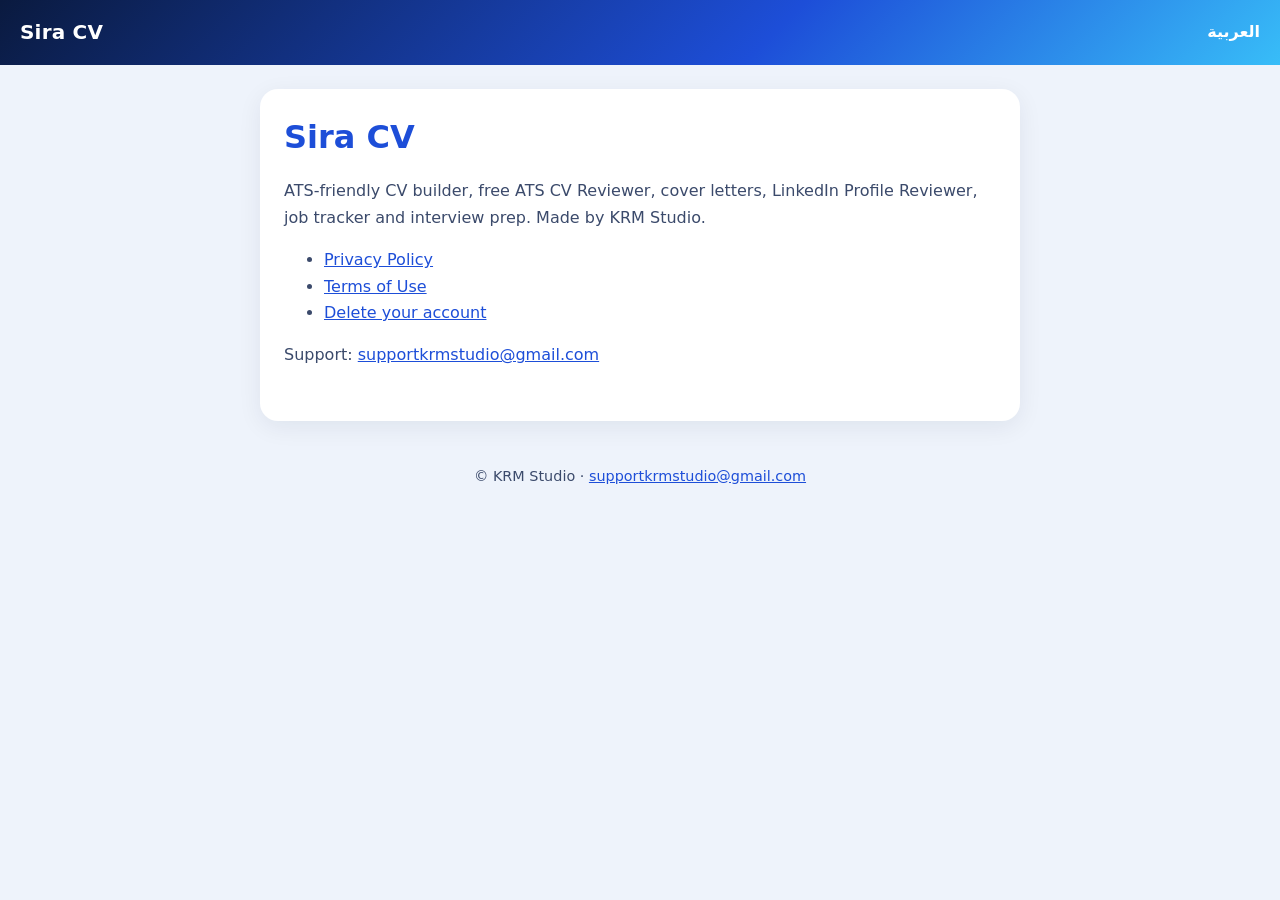
<file: index.html>
<!doctype html>
<html lang="en" dir="ltr">
<head>
<meta charset="utf-8">
<meta name="viewport" content="width=device-width, initial-scale=1">
<title>Sira CV · Sira CV</title>
<link rel="stylesheet" href="style.css">
</head>
<body>
<header><a class="brand" href="index.html">Sira CV</a><a class="lang" href="index-ar.html">العربية</a></header>
<main>
<h1>Sira CV</h1>
<p>ATS-friendly CV builder, free ATS CV Reviewer, cover letters, LinkedIn Profile Reviewer, job tracker and interview prep. Made by KRM Studio.</p>
<ul>
<li><a href="privacy.html">Privacy Policy</a></li>
<li><a href="terms.html">Terms of Use</a></li>
<li><a href="delete-account.html">Delete your account</a></li>
</ul>
<p>Support: <a href="mailto:supportkrmstudio@gmail.com">supportkrmstudio@gmail.com</a></p>
</main>
<footer>© KRM Studio · <a href="mailto:supportkrmstudio@gmail.com">supportkrmstudio@gmail.com</a></footer>
</body>
</html>
</file>
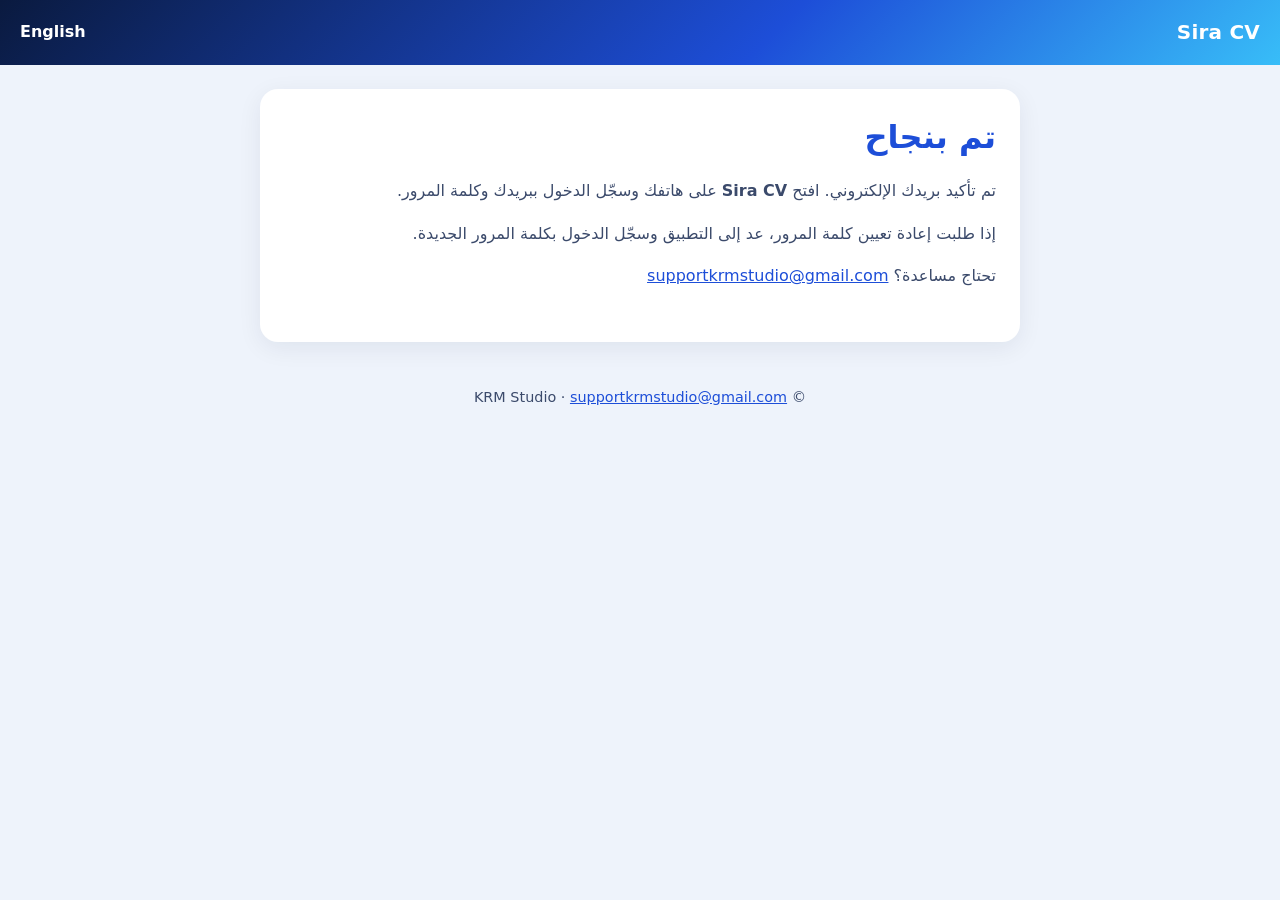
<file: confirmed-ar.html>
<!doctype html>
<html lang="ar" dir="rtl">
<head>
<meta charset="utf-8">
<meta name="viewport" content="width=device-width, initial-scale=1">
<title>تم تأكيد البريد · Sira CV</title>
<link rel="stylesheet" href="style.css">
</head>
<body>
<header><a class="brand" href="index-ar.html">Sira CV</a><a class="lang" href="confirmed.html">English</a></header>
<main>
<h1>تم بنجاح</h1>
<p>تم تأكيد بريدك الإلكتروني. افتح <b>Sira CV</b> على هاتفك وسجّل الدخول ببريدك وكلمة المرور.</p>
<p>إذا طلبت إعادة تعيين كلمة المرور، عد إلى التطبيق وسجّل الدخول بكلمة المرور الجديدة.</p>
<p>تحتاج مساعدة؟ <a href="mailto:supportkrmstudio@gmail.com">supportkrmstudio@gmail.com</a></p>
</main>
<footer>© KRM Studio · <a href="mailto:supportkrmstudio@gmail.com">supportkrmstudio@gmail.com</a></footer>
</body>
</html>
</file>
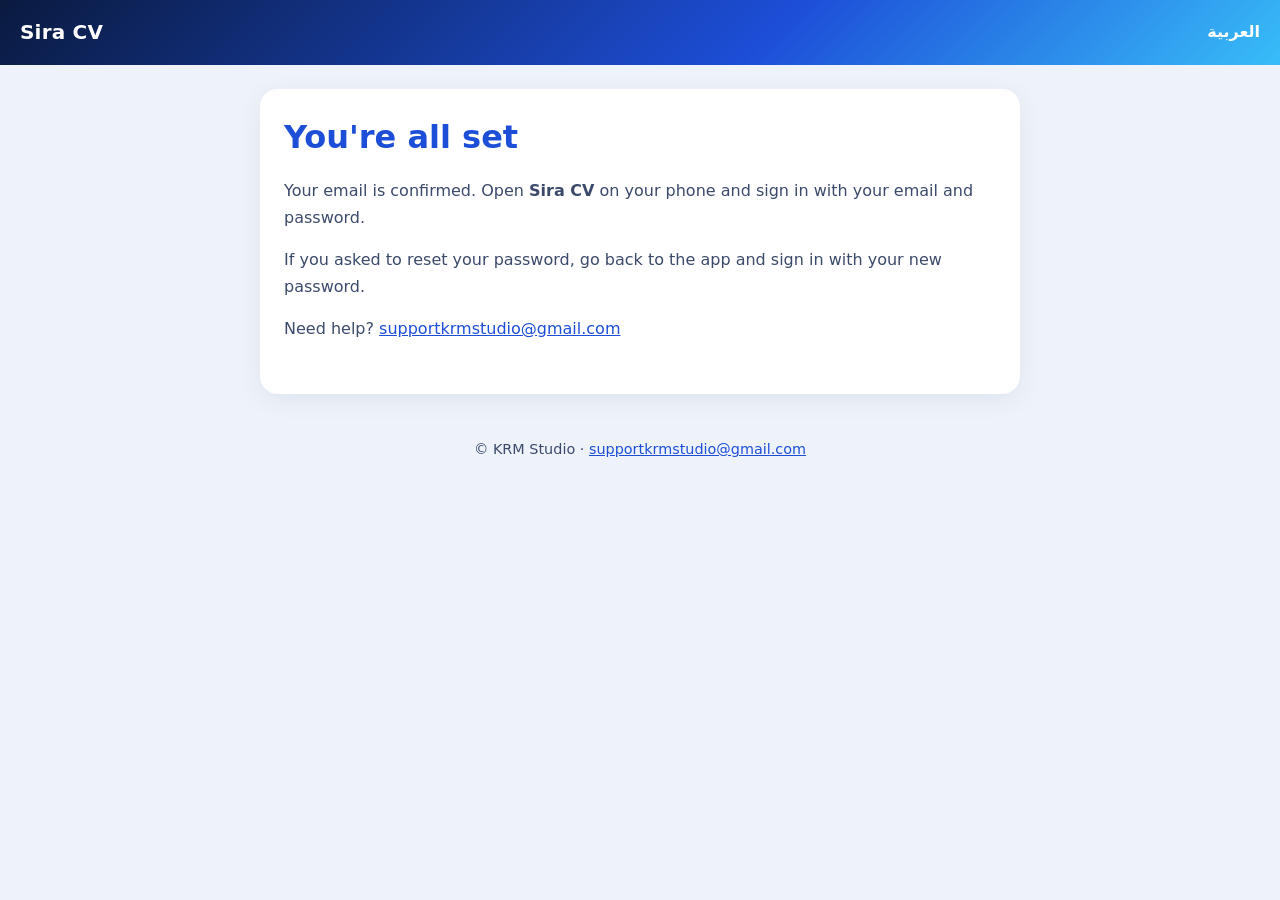
<file: confirmed.html>
<!doctype html>
<html lang="en" dir="ltr">
<head>
<meta charset="utf-8">
<meta name="viewport" content="width=device-width, initial-scale=1">
<title>Email confirmed · Sira CV</title>
<link rel="stylesheet" href="style.css">
</head>
<body>
<header><a class="brand" href="index.html">Sira CV</a><a class="lang" href="confirmed-ar.html">العربية</a></header>
<main>
<h1>You're all set</h1>
<p>Your email is confirmed. Open <b>Sira CV</b> on your phone and sign in with your email and password.</p>
<p>If you asked to reset your password, go back to the app and sign in with your new password.</p>
<p>Need help? <a href="mailto:supportkrmstudio@gmail.com">supportkrmstudio@gmail.com</a></p>
</main>
<footer>© KRM Studio · <a href="mailto:supportkrmstudio@gmail.com">supportkrmstudio@gmail.com</a></footer>
</body>
</html>
</file>
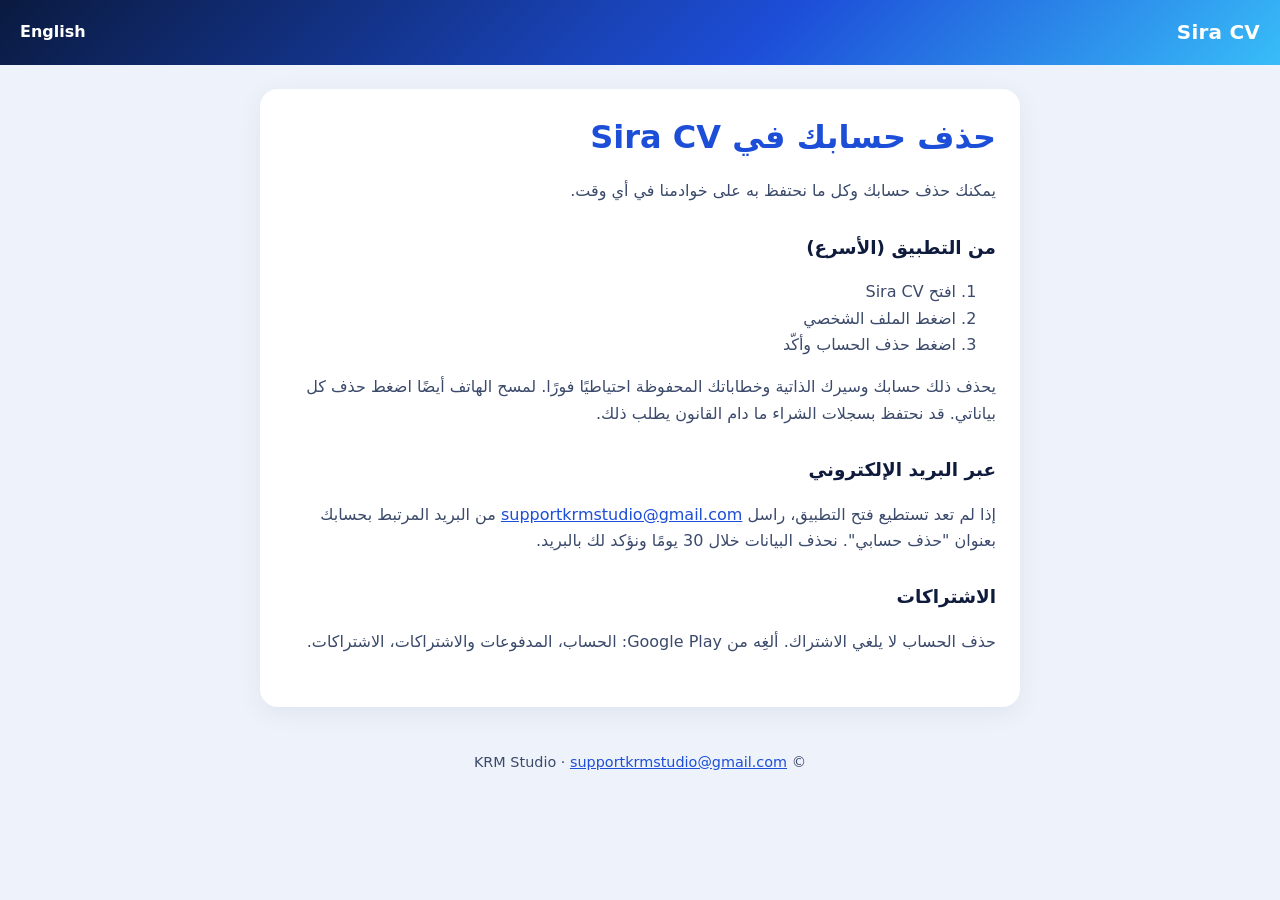
<file: delete-account-ar.html>
<!doctype html>
<html lang="ar" dir="rtl">
<head>
<meta charset="utf-8">
<meta name="viewport" content="width=device-width, initial-scale=1">
<title>حذف الحساب · Sira CV</title>
<link rel="stylesheet" href="style.css">
</head>
<body>
<header><a class="brand" href="index-ar.html">Sira CV</a><a class="lang" href="delete-account.html">English</a></header>
<main>
<h1>حذف حسابك في Sira CV</h1>
<p>يمكنك حذف حسابك وكل ما نحتفظ به على خوادمنا في أي وقت.</p>
<h2>من التطبيق (الأسرع)</h2>
<ol>
<li>افتح Sira CV</li>
<li>اضغط الملف الشخصي</li>
<li>اضغط حذف الحساب وأكّد</li>
</ol>
<p>يحذف ذلك حسابك وسيرك الذاتية وخطاباتك المحفوظة احتياطيًا فورًا. لمسح الهاتف أيضًا اضغط حذف كل بياناتي. قد نحتفظ بسجلات الشراء ما دام القانون يطلب ذلك.</p>
<h2>عبر البريد الإلكتروني</h2>
<p>إذا لم تعد تستطيع فتح التطبيق، راسل <a href="mailto:supportkrmstudio@gmail.com">supportkrmstudio@gmail.com</a> من البريد المرتبط بحسابك بعنوان "حذف حسابي". نحذف البيانات خلال 30 يومًا ونؤكد لك بالبريد.</p>
<h2>الاشتراكات</h2>
<p>حذف الحساب لا يلغي الاشتراك. ألغِه من Google Play: الحساب، المدفوعات والاشتراكات، الاشتراكات.</p>
</main>
<footer>© KRM Studio · <a href="mailto:supportkrmstudio@gmail.com">supportkrmstudio@gmail.com</a></footer>
</body>
</html>
</file>
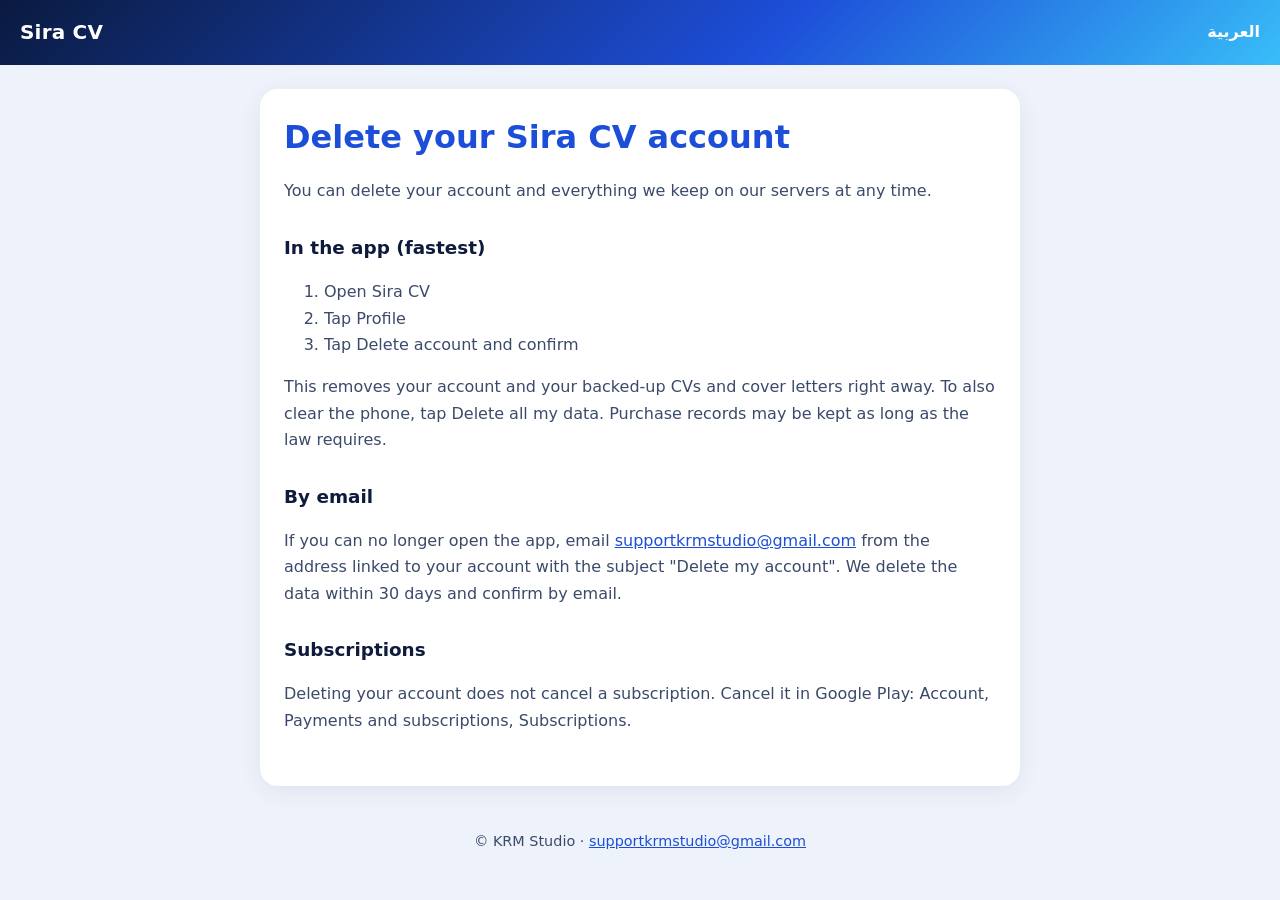
<file: delete-account.html>
<!doctype html>
<html lang="en" dir="ltr">
<head>
<meta charset="utf-8">
<meta name="viewport" content="width=device-width, initial-scale=1">
<title>Delete your account · Sira CV</title>
<link rel="stylesheet" href="style.css">
</head>
<body>
<header><a class="brand" href="index.html">Sira CV</a><a class="lang" href="delete-account-ar.html">العربية</a></header>
<main>
<h1>Delete your Sira CV account</h1>
<p>You can delete your account and everything we keep on our servers at any time.</p>
<h2>In the app (fastest)</h2>
<ol>
<li>Open Sira CV</li>
<li>Tap Profile</li>
<li>Tap Delete account and confirm</li>
</ol>
<p>This removes your account and your backed-up CVs and cover letters right away. To also clear the phone, tap Delete all my data. Purchase records may be kept as long as the law requires.</p>
<h2>By email</h2>
<p>If you can no longer open the app, email <a href="mailto:supportkrmstudio@gmail.com">supportkrmstudio@gmail.com</a> from the address linked to your account with the subject "Delete my account". We delete the data within 30 days and confirm by email.</p>
<h2>Subscriptions</h2>
<p>Deleting your account does not cancel a subscription. Cancel it in Google Play: Account, Payments and subscriptions, Subscriptions.</p>
</main>
<footer>© KRM Studio · <a href="mailto:supportkrmstudio@gmail.com">supportkrmstudio@gmail.com</a></footer>
</body>
</html>
</file>
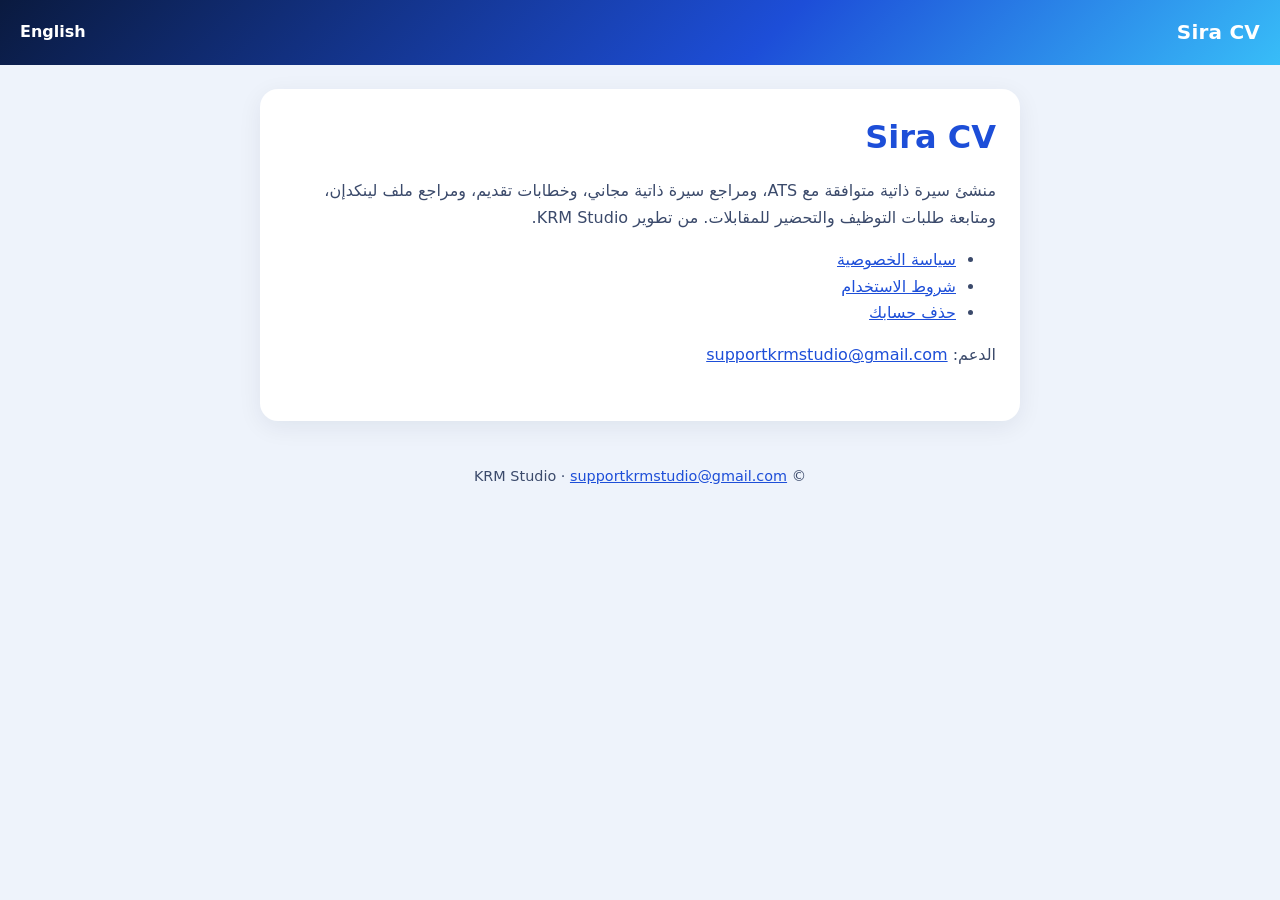
<file: index-ar.html>
<!doctype html>
<html lang="ar" dir="rtl">
<head>
<meta charset="utf-8">
<meta name="viewport" content="width=device-width, initial-scale=1">
<title>Sira CV · Sira CV</title>
<link rel="stylesheet" href="style.css">
</head>
<body>
<header><a class="brand" href="index-ar.html">Sira CV</a><a class="lang" href="index.html">English</a></header>
<main>
<h1>Sira CV</h1>
<p>منشئ سيرة ذاتية متوافقة مع ATS، ومراجع سيرة ذاتية مجاني، وخطابات تقديم، ومراجع ملف لينكدإن، ومتابعة طلبات التوظيف والتحضير للمقابلات. من تطوير KRM Studio.</p>
<ul>
<li><a href="privacy-ar.html">سياسة الخصوصية</a></li>
<li><a href="terms-ar.html">شروط الاستخدام</a></li>
<li><a href="delete-account-ar.html">حذف حسابك</a></li>
</ul>
<p>الدعم: <a href="mailto:supportkrmstudio@gmail.com">supportkrmstudio@gmail.com</a></p>
</main>
<footer>© KRM Studio · <a href="mailto:supportkrmstudio@gmail.com">supportkrmstudio@gmail.com</a></footer>
</body>
</html>
</file>
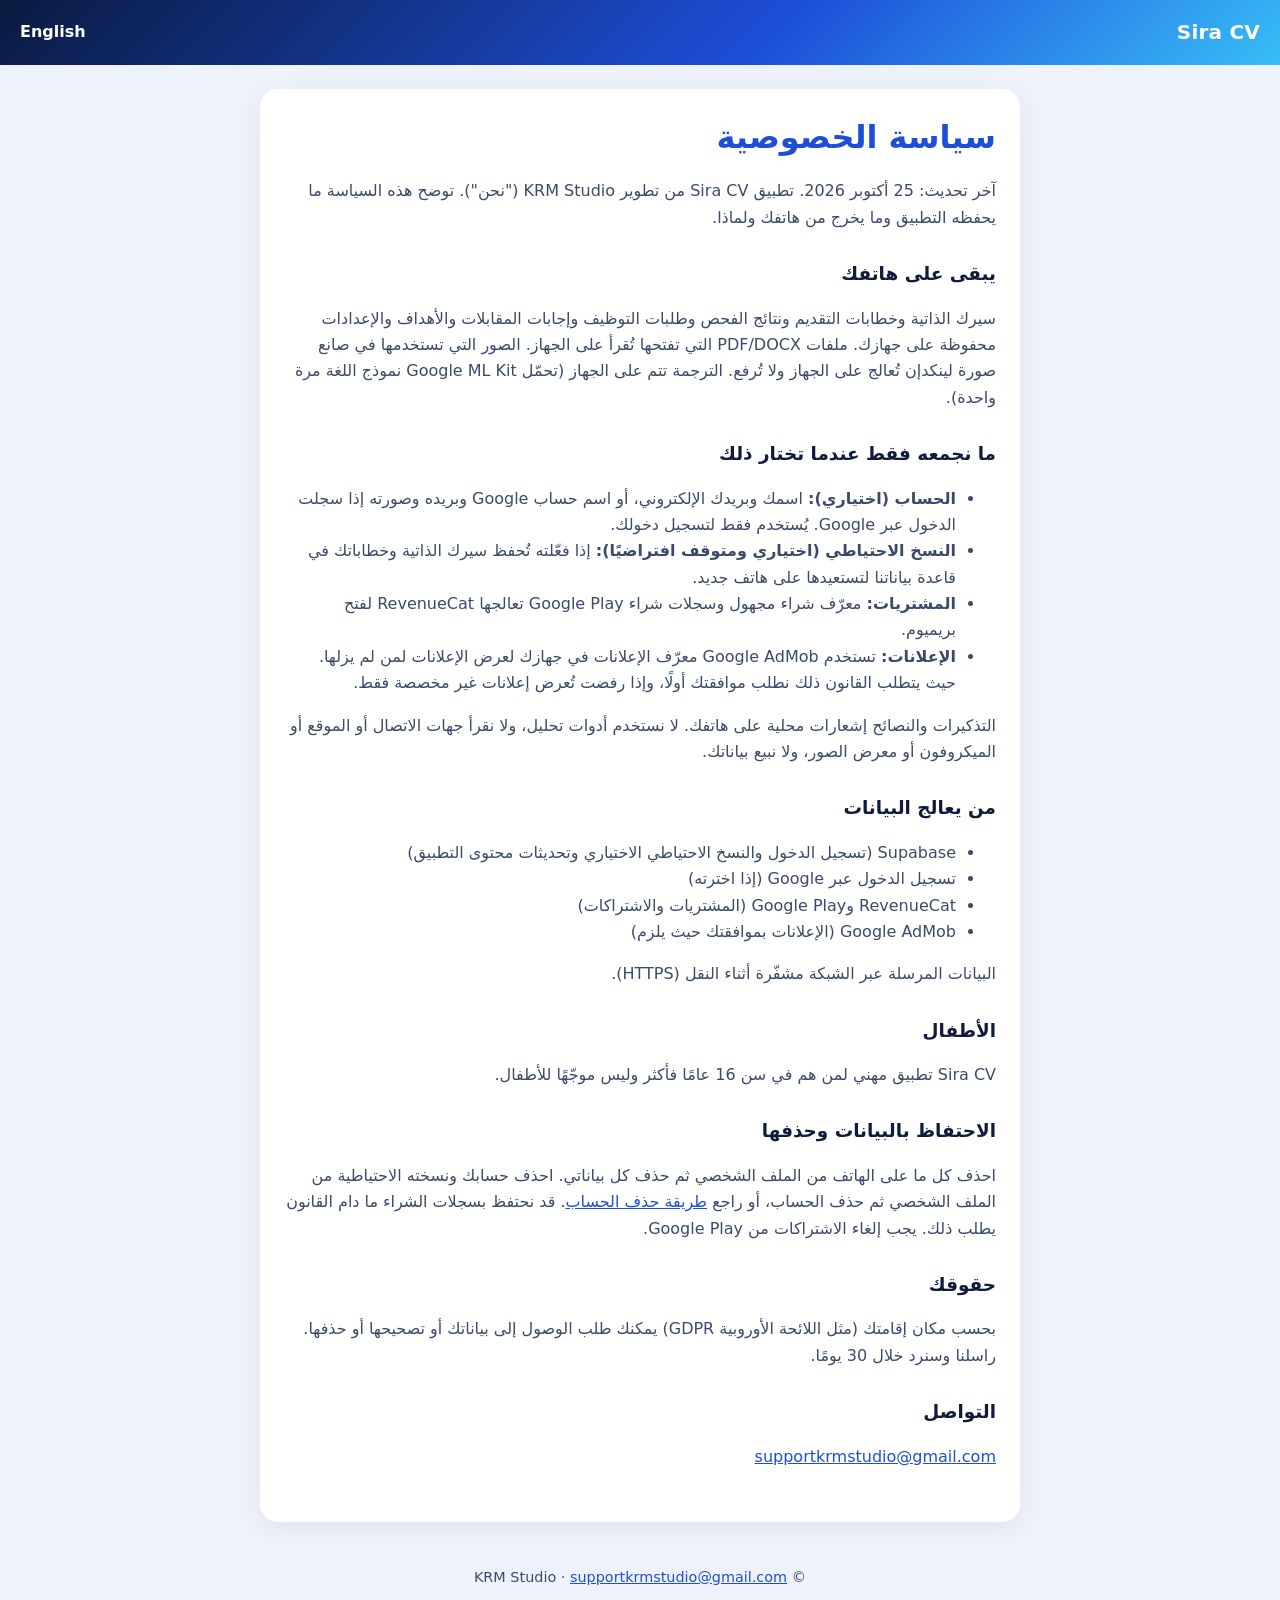
<file: privacy-ar.html>
<!doctype html>
<html lang="ar" dir="rtl">
<head>
<meta charset="utf-8">
<meta name="viewport" content="width=device-width, initial-scale=1">
<title>سياسة الخصوصية · Sira CV</title>
<link rel="stylesheet" href="style.css">
</head>
<body>
<header><a class="brand" href="index-ar.html">Sira CV</a><a class="lang" href="privacy.html">English</a></header>
<main>
<h1>سياسة الخصوصية</h1>
<p>آخر تحديث: 25 أكتوبر 2026. تطبيق Sira CV من تطوير KRM Studio ("نحن"). توضح هذه السياسة ما يحفظه التطبيق وما يخرج من هاتفك ولماذا.</p>
<h2>يبقى على هاتفك</h2>
<p>سيرك الذاتية وخطابات التقديم ونتائج الفحص وطلبات التوظيف وإجابات المقابلات والأهداف والإعدادات محفوظة على جهازك. ملفات PDF/DOCX التي تفتحها تُقرأ على الجهاز. الصور التي تستخدمها في صانع صورة لينكدإن تُعالج على الجهاز ولا تُرفع. الترجمة تتم على الجهاز (تحمّل Google ML Kit نموذج اللغة مرة واحدة).</p>
<h2>ما نجمعه فقط عندما تختار ذلك</h2>
<ul>
<li><b>الحساب (اختياري):</b> اسمك وبريدك الإلكتروني، أو اسم حساب Google وبريده وصورته إذا سجلت الدخول عبر Google. يُستخدم فقط لتسجيل دخولك.</li>
<li><b>النسخ الاحتياطي (اختياري ومتوقف افتراضيًا):</b> إذا فعّلته تُحفظ سيرك الذاتية وخطاباتك في قاعدة بياناتنا لتستعيدها على هاتف جديد.</li>
<li><b>المشتريات:</b> معرّف شراء مجهول وسجلات شراء Google Play تعالجها RevenueCat لفتح بريميوم.</li>
<li><b>الإعلانات:</b> تستخدم Google AdMob معرّف الإعلانات في جهازك لعرض الإعلانات لمن لم يزلها. حيث يتطلب القانون ذلك نطلب موافقتك أولًا، وإذا رفضت تُعرض إعلانات غير مخصصة فقط.</li>
</ul>
<p>التذكيرات والنصائح إشعارات محلية على هاتفك. لا نستخدم أدوات تحليل، ولا نقرأ جهات الاتصال أو الموقع أو الميكروفون أو معرض الصور، ولا نبيع بياناتك.</p>
<h2>من يعالج البيانات</h2>
<ul>
<li>Supabase (تسجيل الدخول والنسخ الاحتياطي الاختياري وتحديثات محتوى التطبيق)</li>
<li>تسجيل الدخول عبر Google (إذا اخترته)</li>
<li>RevenueCat وGoogle Play (المشتريات والاشتراكات)</li>
<li>Google AdMob (الإعلانات بموافقتك حيث يلزم)</li>
</ul>
<p>البيانات المرسلة عبر الشبكة مشفّرة أثناء النقل (HTTPS).</p>
<h2>الأطفال</h2>
<p>Sira CV تطبيق مهني لمن هم في سن 16 عامًا فأكثر وليس موجّهًا للأطفال.</p>
<h2>الاحتفاظ بالبيانات وحذفها</h2>
<p>احذف كل ما على الهاتف من الملف الشخصي ثم حذف كل بياناتي. احذف حسابك ونسخته الاحتياطية من الملف الشخصي ثم حذف الحساب، أو راجع <a href="delete-account-ar.html">طريقة حذف الحساب</a>. قد نحتفظ بسجلات الشراء ما دام القانون يطلب ذلك. يجب إلغاء الاشتراكات من Google Play.</p>
<h2>حقوقك</h2>
<p>بحسب مكان إقامتك (مثل اللائحة الأوروبية GDPR) يمكنك طلب الوصول إلى بياناتك أو تصحيحها أو حذفها. راسلنا وسنرد خلال 30 يومًا.</p>
<h2>التواصل</h2>
<p><a href="mailto:supportkrmstudio@gmail.com">supportkrmstudio@gmail.com</a></p>
</main>
<footer>© KRM Studio · <a href="mailto:supportkrmstudio@gmail.com">supportkrmstudio@gmail.com</a></footer>
</body>
</html>
</file>
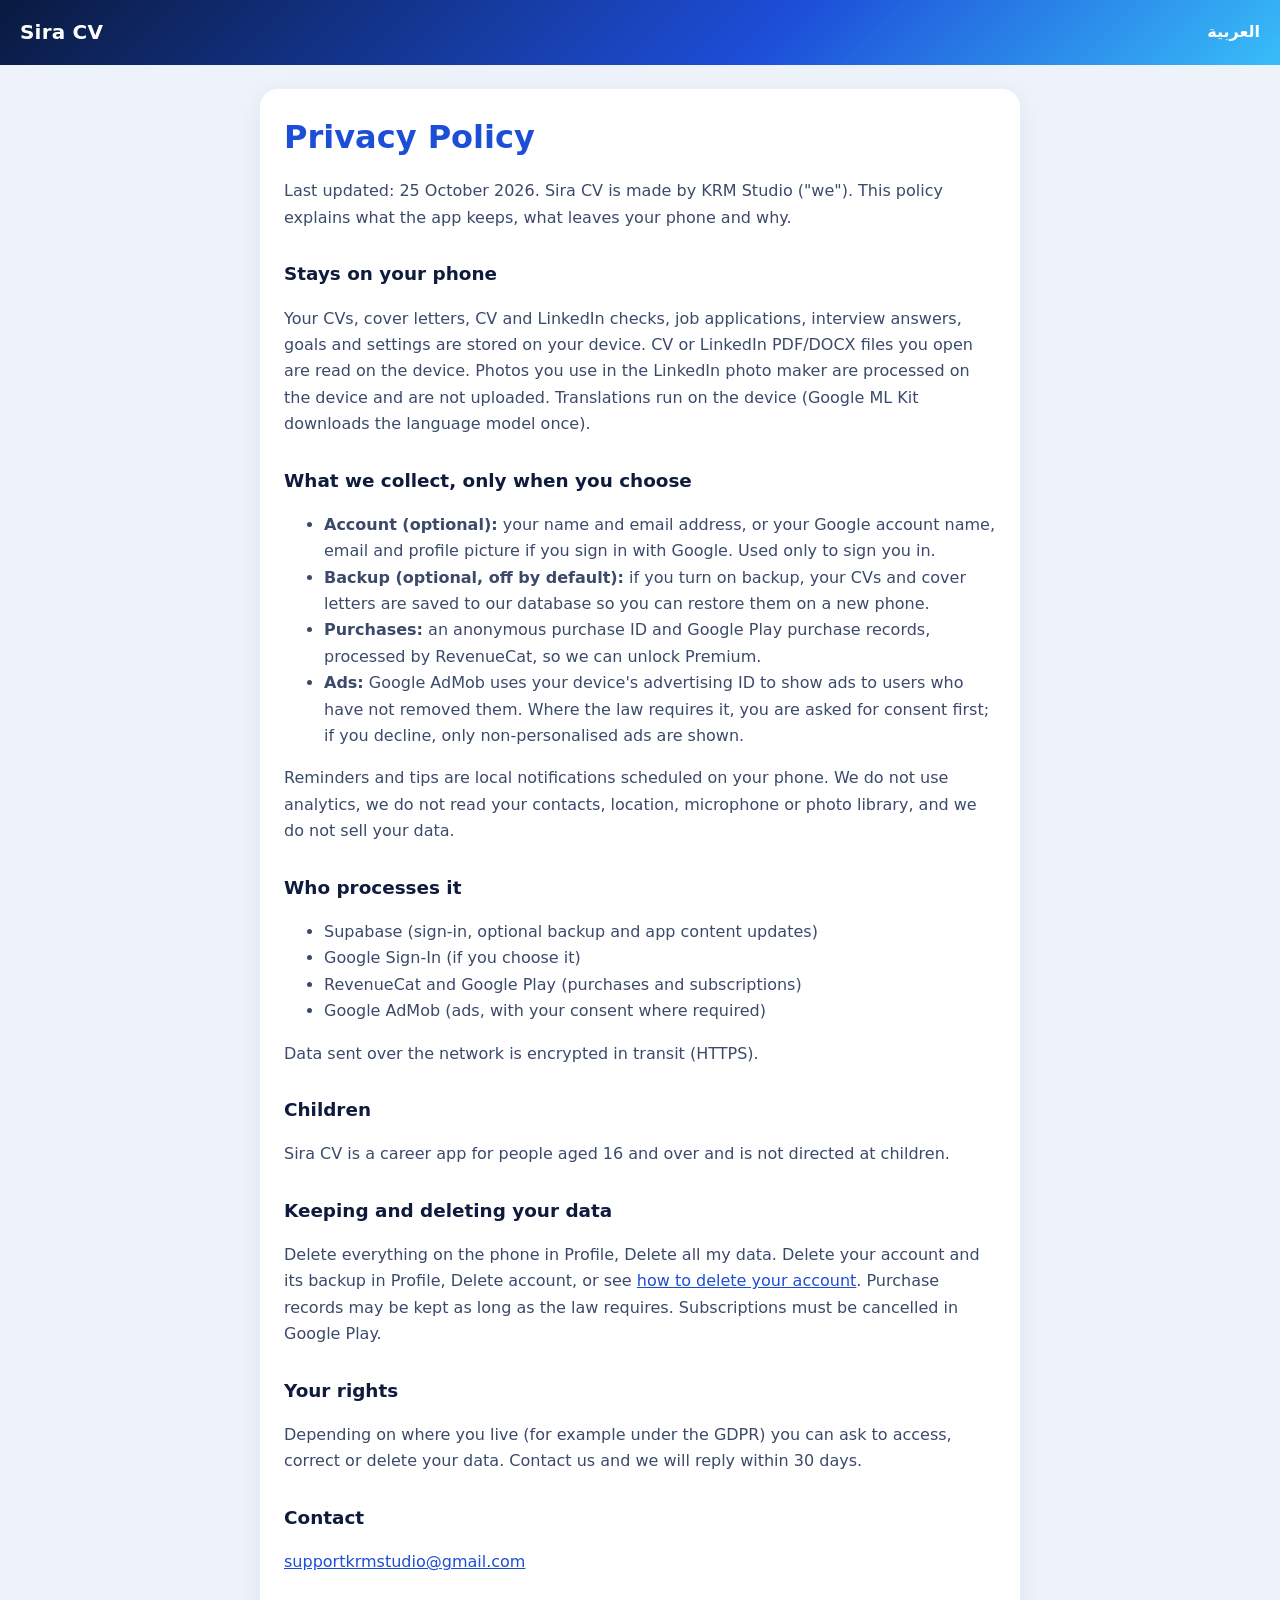
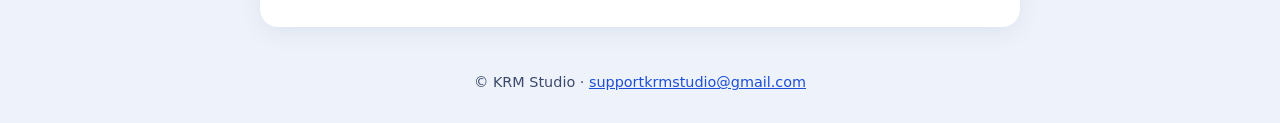
<file: privacy.html>
<!doctype html>
<html lang="en" dir="ltr">
<head>
<meta charset="utf-8">
<meta name="viewport" content="width=device-width, initial-scale=1">
<title>Privacy Policy · Sira CV</title>
<link rel="stylesheet" href="style.css">
</head>
<body>
<header><a class="brand" href="index.html">Sira CV</a><a class="lang" href="privacy-ar.html">العربية</a></header>
<main>
<h1>Privacy Policy</h1>
<p>Last updated: 25 October 2026. Sira CV is made by KRM Studio ("we"). This policy explains what the app keeps, what leaves your phone and why.</p>
<h2>Stays on your phone</h2>
<p>Your CVs, cover letters, CV and LinkedIn checks, job applications, interview answers, goals and settings are stored on your device. CV or LinkedIn PDF/DOCX files you open are read on the device. Photos you use in the LinkedIn photo maker are processed on the device and are not uploaded. Translations run on the device (Google ML Kit downloads the language model once).</p>
<h2>What we collect, only when you choose</h2>
<ul>
<li><b>Account (optional):</b> your name and email address, or your Google account name, email and profile picture if you sign in with Google. Used only to sign you in.</li>
<li><b>Backup (optional, off by default):</b> if you turn on backup, your CVs and cover letters are saved to our database so you can restore them on a new phone.</li>
<li><b>Purchases:</b> an anonymous purchase ID and Google Play purchase records, processed by RevenueCat, so we can unlock Premium.</li>
<li><b>Ads:</b> Google AdMob uses your device's advertising ID to show ads to users who have not removed them. Where the law requires it, you are asked for consent first; if you decline, only non-personalised ads are shown.</li>
</ul>
<p>Reminders and tips are local notifications scheduled on your phone. We do not use analytics, we do not read your contacts, location, microphone or photo library, and we do not sell your data.</p>
<h2>Who processes it</h2>
<ul>
<li>Supabase (sign-in, optional backup and app content updates)</li>
<li>Google Sign-In (if you choose it)</li>
<li>RevenueCat and Google Play (purchases and subscriptions)</li>
<li>Google AdMob (ads, with your consent where required)</li>
</ul>
<p>Data sent over the network is encrypted in transit (HTTPS).</p>
<h2>Children</h2>
<p>Sira CV is a career app for people aged 16 and over and is not directed at children.</p>
<h2>Keeping and deleting your data</h2>
<p>Delete everything on the phone in Profile, Delete all my data. Delete your account and its backup in Profile, Delete account, or see <a href="delete-account.html">how to delete your account</a>. Purchase records may be kept as long as the law requires. Subscriptions must be cancelled in Google Play.</p>
<h2>Your rights</h2>
<p>Depending on where you live (for example under the GDPR) you can ask to access, correct or delete your data. Contact us and we will reply within 30 days.</p>
<h2>Contact</h2>
<p><a href="mailto:supportkrmstudio@gmail.com">supportkrmstudio@gmail.com</a></p>
</main>
<footer>© KRM Studio · <a href="mailto:supportkrmstudio@gmail.com">supportkrmstudio@gmail.com</a></footer>
</body>
</html>
</file>
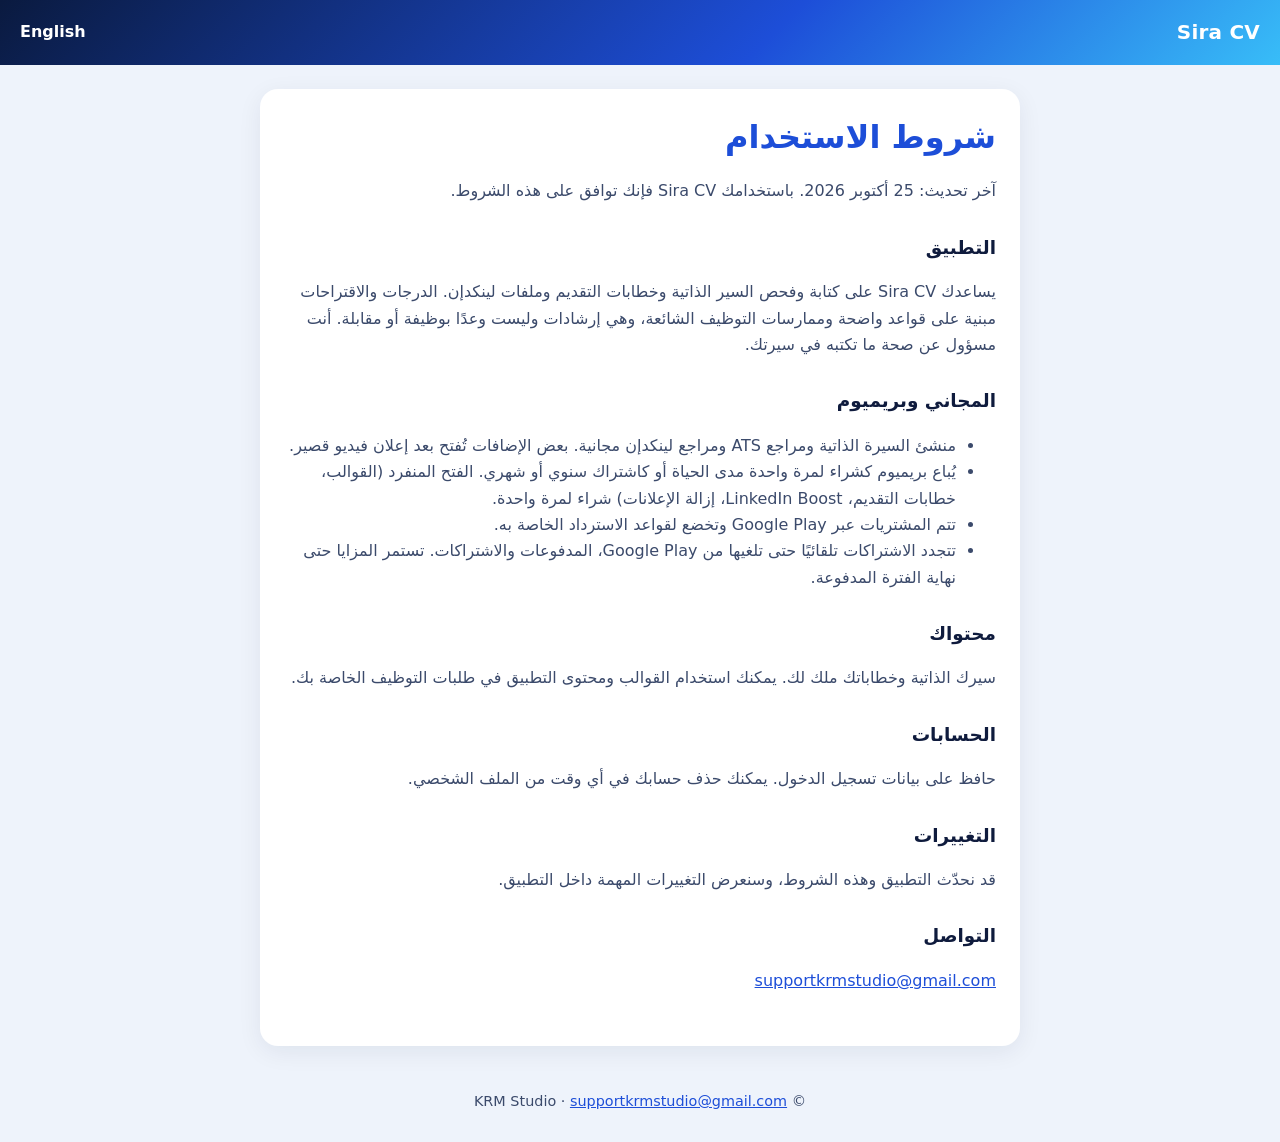
<file: terms-ar.html>
<!doctype html>
<html lang="ar" dir="rtl">
<head>
<meta charset="utf-8">
<meta name="viewport" content="width=device-width, initial-scale=1">
<title>شروط الاستخدام · Sira CV</title>
<link rel="stylesheet" href="style.css">
</head>
<body>
<header><a class="brand" href="index-ar.html">Sira CV</a><a class="lang" href="terms.html">English</a></header>
<main>
<h1>شروط الاستخدام</h1>
<p>آخر تحديث: 25 أكتوبر 2026. باستخدامك Sira CV فإنك توافق على هذه الشروط.</p>
<h2>التطبيق</h2>
<p>يساعدك Sira CV على كتابة وفحص السير الذاتية وخطابات التقديم وملفات لينكدإن. الدرجات والاقتراحات مبنية على قواعد واضحة وممارسات التوظيف الشائعة، وهي إرشادات وليست وعدًا بوظيفة أو مقابلة. أنت مسؤول عن صحة ما تكتبه في سيرتك.</p>
<h2>المجاني وبريميوم</h2>
<ul>
<li>منشئ السيرة الذاتية ومراجع ATS ومراجع لينكدإن مجانية. بعض الإضافات تُفتح بعد إعلان فيديو قصير.</li>
<li>يُباع بريميوم كشراء لمرة واحدة مدى الحياة أو كاشتراك سنوي أو شهري. الفتح المنفرد (القوالب، خطابات التقديم، LinkedIn Boost، إزالة الإعلانات) شراء لمرة واحدة.</li>
<li>تتم المشتريات عبر Google Play وتخضع لقواعد الاسترداد الخاصة به.</li>
<li>تتجدد الاشتراكات تلقائيًا حتى تلغيها من Google Play، المدفوعات والاشتراكات. تستمر المزايا حتى نهاية الفترة المدفوعة.</li>
</ul>
<h2>محتواك</h2>
<p>سيرك الذاتية وخطاباتك ملك لك. يمكنك استخدام القوالب ومحتوى التطبيق في طلبات التوظيف الخاصة بك.</p>
<h2>الحسابات</h2>
<p>حافظ على بيانات تسجيل الدخول. يمكنك حذف حسابك في أي وقت من الملف الشخصي.</p>
<h2>التغييرات</h2>
<p>قد نحدّث التطبيق وهذه الشروط، وسنعرض التغييرات المهمة داخل التطبيق.</p>
<h2>التواصل</h2>
<p><a href="mailto:supportkrmstudio@gmail.com">supportkrmstudio@gmail.com</a></p>
</main>
<footer>© KRM Studio · <a href="mailto:supportkrmstudio@gmail.com">supportkrmstudio@gmail.com</a></footer>
</body>
</html>
</file>
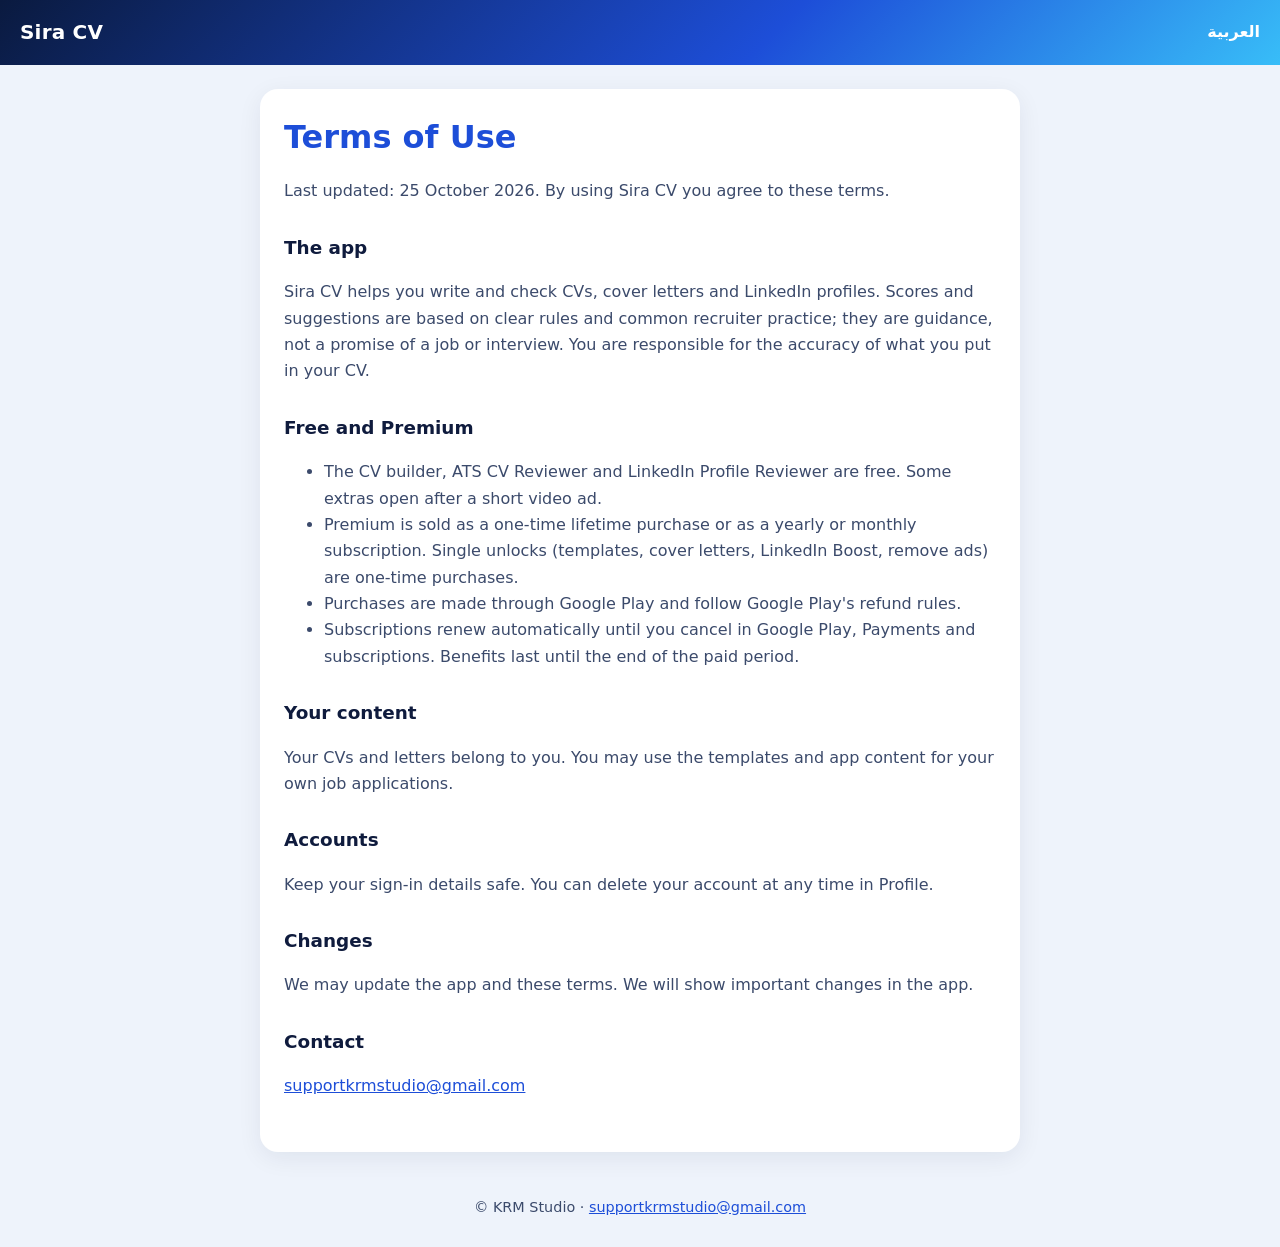
<file: terms.html>
<!doctype html>
<html lang="en" dir="ltr">
<head>
<meta charset="utf-8">
<meta name="viewport" content="width=device-width, initial-scale=1">
<title>Terms of Use · Sira CV</title>
<link rel="stylesheet" href="style.css">
</head>
<body>
<header><a class="brand" href="index.html">Sira CV</a><a class="lang" href="terms-ar.html">العربية</a></header>
<main>
<h1>Terms of Use</h1>
<p>Last updated: 25 October 2026. By using Sira CV you agree to these terms.</p>
<h2>The app</h2>
<p>Sira CV helps you write and check CVs, cover letters and LinkedIn profiles. Scores and suggestions are based on clear rules and common recruiter practice; they are guidance, not a promise of a job or interview. You are responsible for the accuracy of what you put in your CV.</p>
<h2>Free and Premium</h2>
<ul>
<li>The CV builder, ATS CV Reviewer and LinkedIn Profile Reviewer are free. Some extras open after a short video ad.</li>
<li>Premium is sold as a one-time lifetime purchase or as a yearly or monthly subscription. Single unlocks (templates, cover letters, LinkedIn Boost, remove ads) are one-time purchases.</li>
<li>Purchases are made through Google Play and follow Google Play's refund rules.</li>
<li>Subscriptions renew automatically until you cancel in Google Play, Payments and subscriptions. Benefits last until the end of the paid period.</li>
</ul>
<h2>Your content</h2>
<p>Your CVs and letters belong to you. You may use the templates and app content for your own job applications.</p>
<h2>Accounts</h2>
<p>Keep your sign-in details safe. You can delete your account at any time in Profile.</p>
<h2>Changes</h2>
<p>We may update the app and these terms. We will show important changes in the app.</p>
<h2>Contact</h2>
<p><a href="mailto:supportkrmstudio@gmail.com">supportkrmstudio@gmail.com</a></p>
</main>
<footer>© KRM Studio · <a href="mailto:supportkrmstudio@gmail.com">supportkrmstudio@gmail.com</a></footer>
</body>
</html>
</file>
<file: style.css>
:root{--blue:#1d4ed8;--navy:#0a1a3f;--ink:#0f1b3d;--muted:#3b4a6b;--bg:#eef3fb;--card:#fff;--line:#e2e9f5}
*{box-sizing:border-box}
body{margin:0;font-family:system-ui,-apple-system,"Segoe UI",Roboto,"Noto Sans Arabic","Noto Naskh Arabic",sans-serif;background:var(--bg);color:var(--ink);line-height:1.65}
header{display:flex;justify-content:space-between;align-items:center;padding:16px 20px;background:linear-gradient(135deg,var(--navy),var(--blue) 60%,#38bdf8)}
header a{color:#fff;text-decoration:none;font-weight:700}
.brand{font-size:1.25rem;letter-spacing:.2px}
main{max-width:760px;margin:24px auto;padding:28px 24px 36px;background:var(--card);border-radius:18px;box-shadow:0 6px 24px rgba(15,27,61,.07)}
h1{color:var(--blue);line-height:1.25;margin-top:0}
h2{margin-top:28px;font-size:1.15rem}
p,li{color:var(--muted)}
a{color:var(--blue)}
footer{text-align:center;padding:20px 16px 28px;font-size:.9rem;color:var(--muted)}
@media (max-width:600px){main{margin:0;border-radius:0}}
</file>
